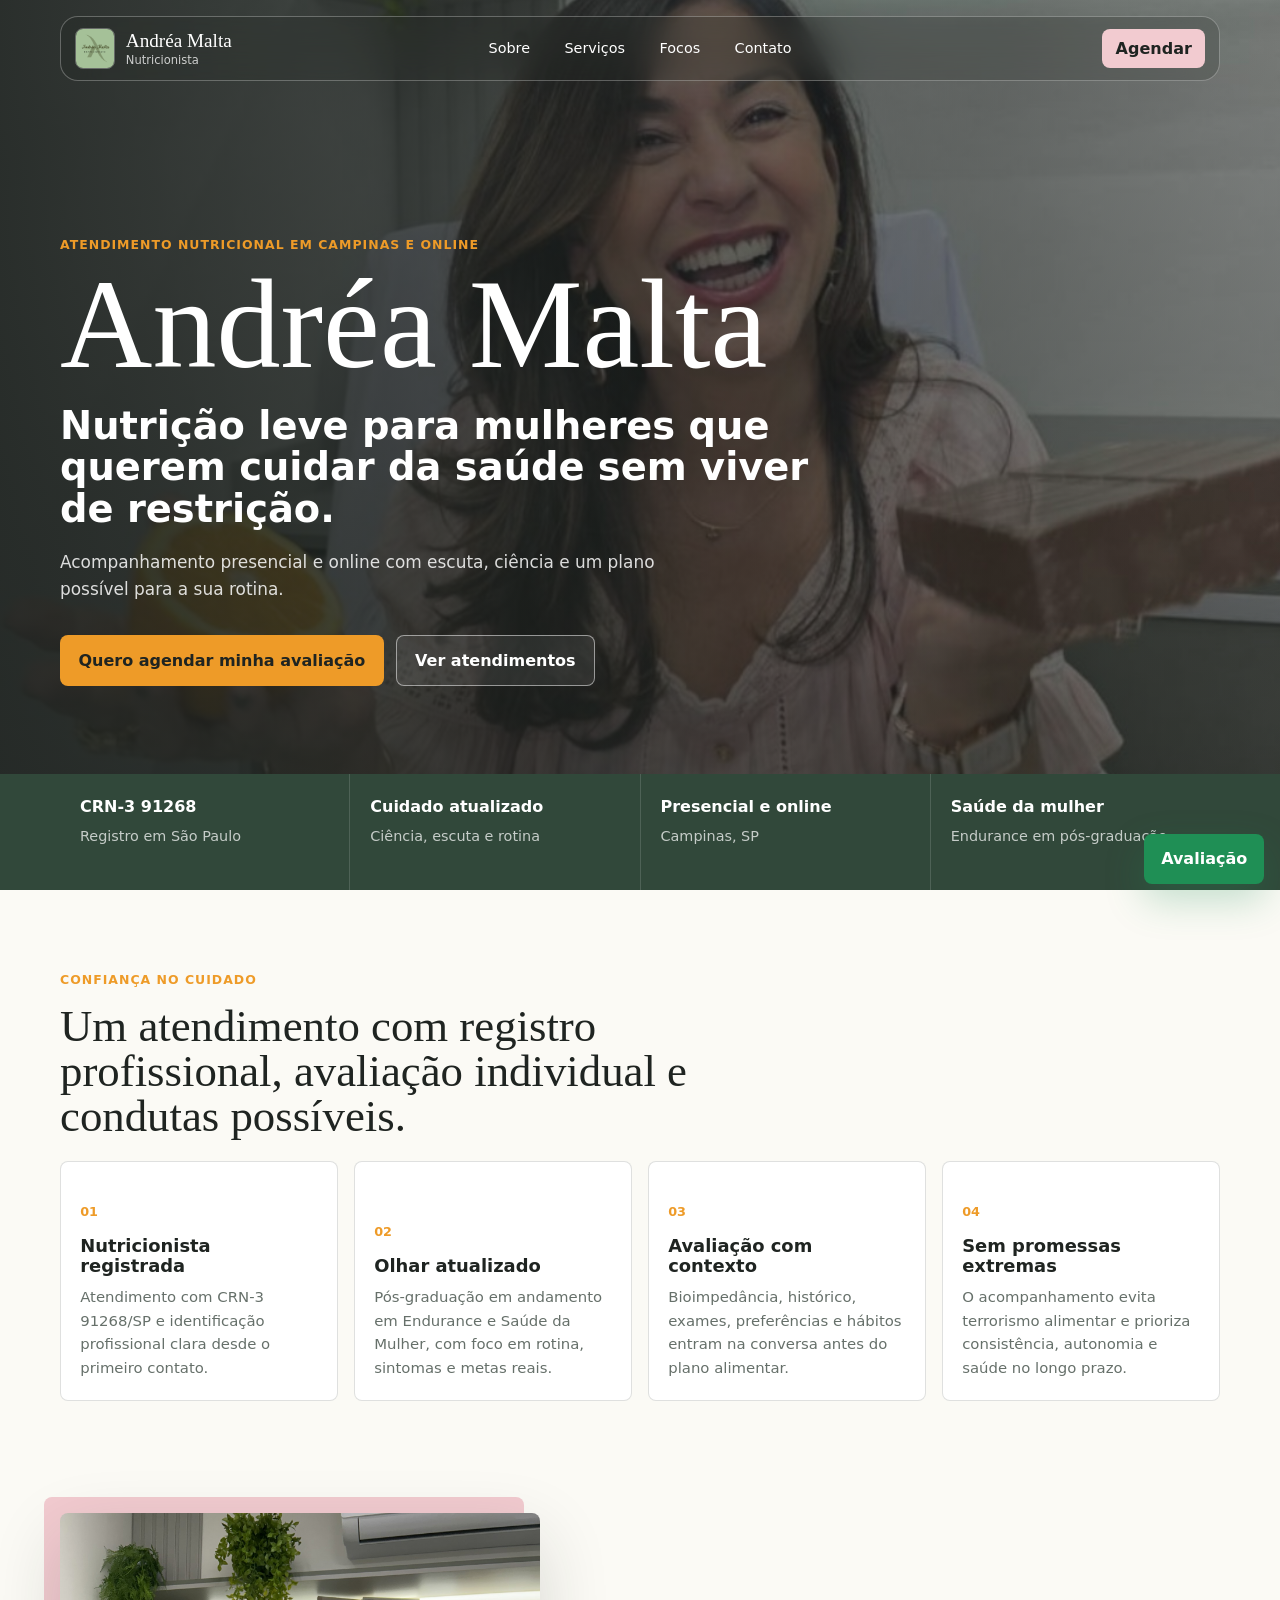
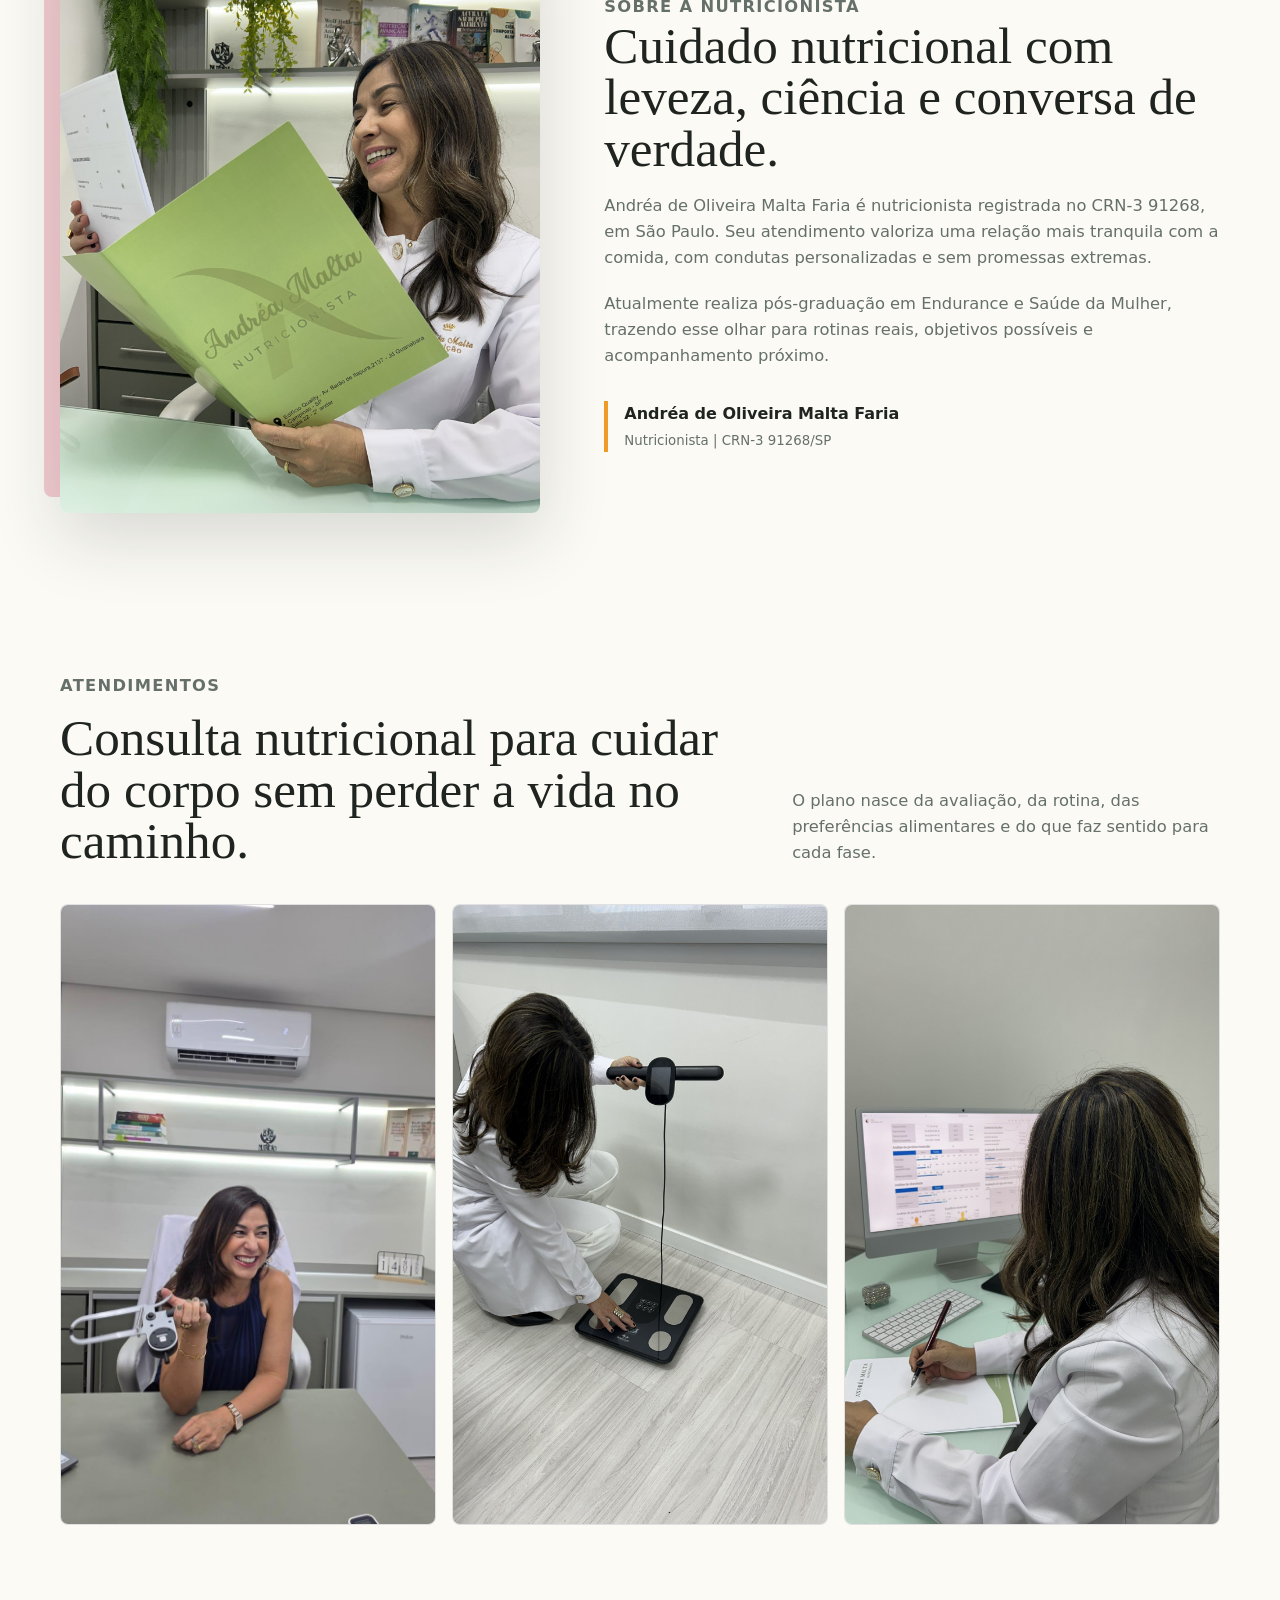
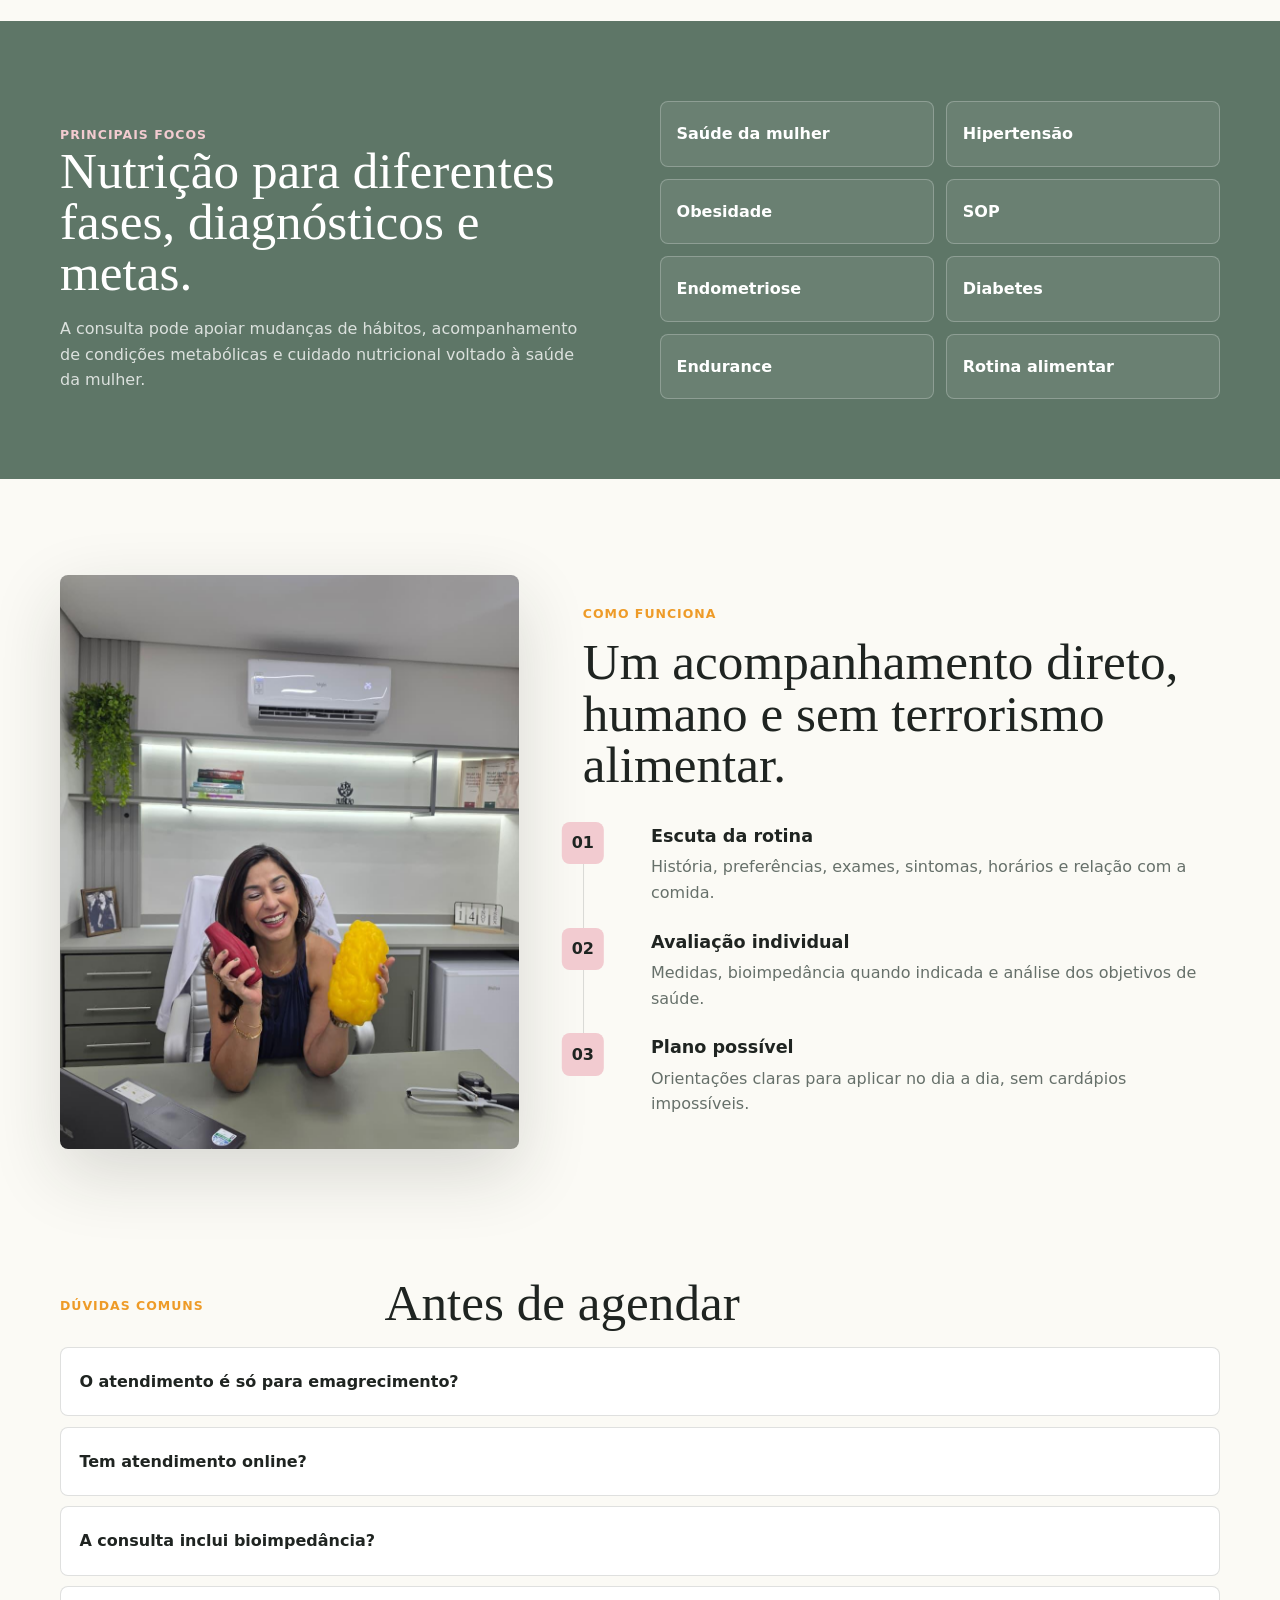
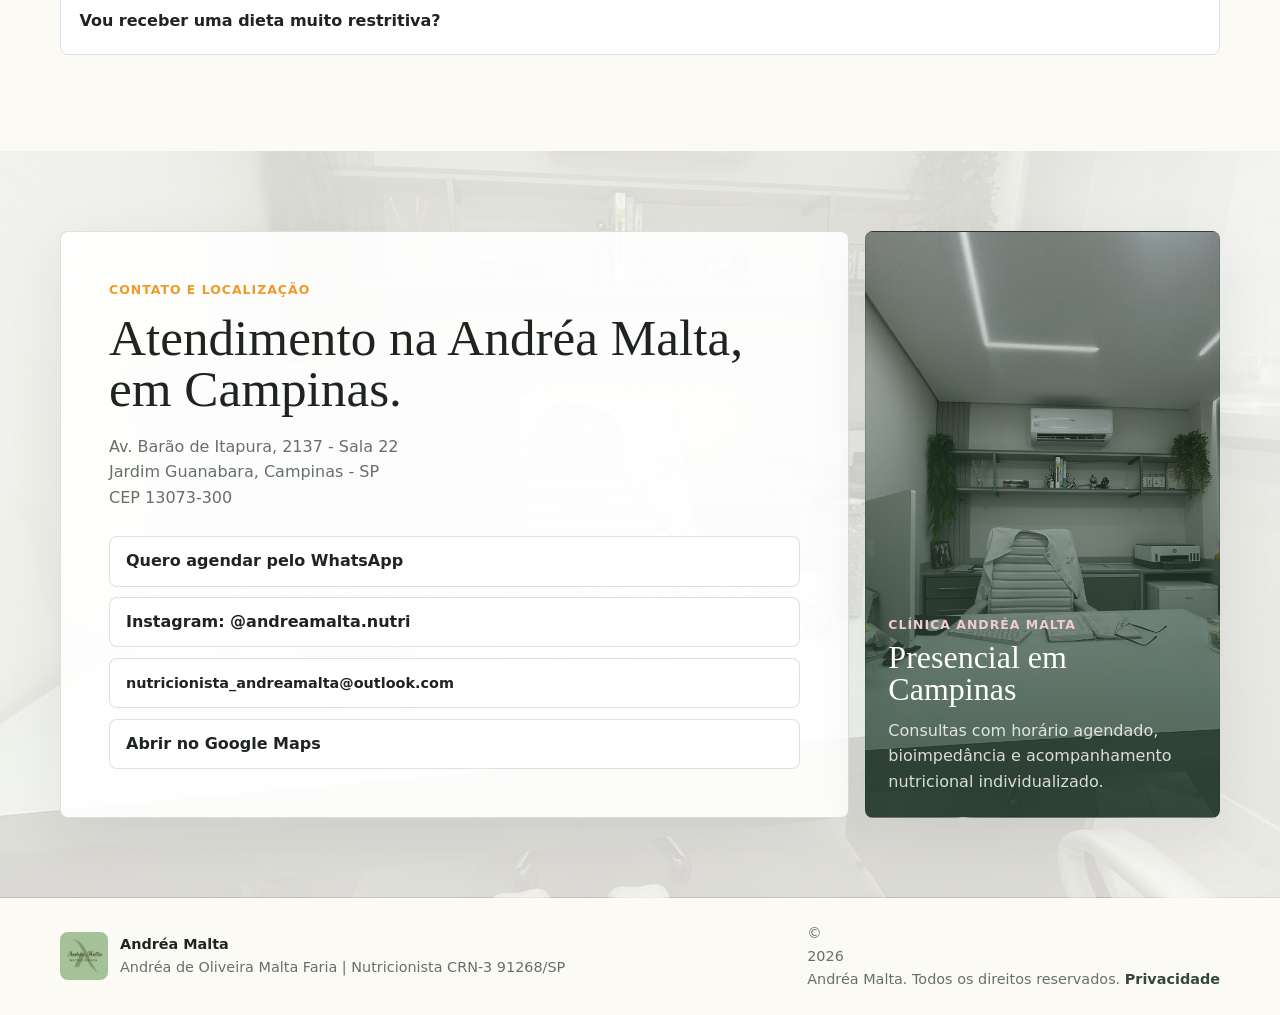
<file: index.html>
<!doctype html>
<html lang="pt-BR">
  <head>
    <meta charset="utf-8">
    <meta name="viewport" content="width=device-width, initial-scale=1">
    <title>Andréa Malta | Nutricionista em Campinas</title>
    <meta
      name="description"
      content="Nutrição leve para mulheres que querem cuidar da saúde sem viver de restrição. Atendimento presencial em Campinas e online com Andréa Malta, CRN-3 91268."
    >
    <meta name="theme-color" content="#5e7667">
    <meta property="og:title" content="Andréa Malta | Nutricionista">
    <meta property="og:description" content="Nutrição leve para cuidar da saúde sem viver de restrição. Atendimento presencial em Campinas e online.">
    <meta property="og:type" content="website">
    <meta property="og:image" content="assets/andrea-hero-desktop.png">
    <link rel="icon" href="favicon.svg" type="image/svg+xml">
    <link rel="stylesheet" href="styles.css?v=hero-combo-photos-1">
    <script type="application/ld+json">
      {
        "@context": "https://schema.org",
        "@type": "Dietitian",
        "name": "Andréa Malta",
        "legalName": "Andréa de Oliveira Malta Faria",
        "description": "Nutrição leve para mulheres que querem cuidar da saúde sem viver de restrição.",
        "telephone": "+55 19 99388-1752",
        "email": "nutricionista_andreamalta@outlook.com",
        "address": {
          "@type": "PostalAddress",
          "streetAddress": "Av. Barão de Itapura, 2137 - Sala 22",
          "addressLocality": "Campinas",
          "addressRegion": "SP",
          "postalCode": "13073-300",
          "addressCountry": "BR"
        },
        "areaServed": ["Campinas", "Atendimento online"],
        "sameAs": ["https://www.instagram.com/andreamalta.nutri/"],
        "url": ""
      }
    </script>
  </head>
  <body>
    <header class="site-header" data-header>
      <a class="brand" href="#inicio" aria-label="Andréa Malta, início">
        <img src="assets/logo-andrea-malta.png" alt="" aria-hidden="true">
        <span class="brand-copy">
          <span class="brand-name">Andréa Malta</span>
          <small>Nutricionista</small>
        </span>
      </a>

      <nav class="nav" aria-label="Navegação principal">
        <a href="#sobre">Sobre</a>
        <a href="#servicos">Serviços</a>
        <a href="#focos">Focos</a>
        <a href="#contato">Contato</a>
      </nav>

      <a class="header-cta" href="agendar.html">
        Agendar
      </a>
    </header>

    <main id="inicio">
      <section class="hero" aria-label="Apresentação">
        <div class="hero-inner">
          <p class="eyebrow">Atendimento nutricional em Campinas e online</p>
          <h1>Andréa Malta</h1>
          <p class="hero-lead">Nutrição leve para mulheres que querem cuidar da saúde sem viver de restrição.</p>
          <p class="hero-copy">
            Acompanhamento presencial e online com escuta, ciência e um plano possível para a sua rotina.
          </p>
          <div class="hero-actions">
            <a class="btn btn-primary" href="agendar.html">
              Quero agendar minha avaliação
            </a>
            <a class="btn btn-ghost" href="#servicos">Ver atendimentos</a>
          </div>
        </div>
      </section>

      <section class="quick-info" aria-label="Informações profissionais">
        <div class="quick-info-inner">
          <div>
            <strong>CRN-3 91268</strong>
            <span>Registro em São Paulo</span>
          </div>
          <div>
            <strong>Cuidado atualizado</strong>
            <span>Ciência, escuta e rotina</span>
          </div>
          <div>
            <strong>Presencial e online</strong>
            <span>Campinas, SP</span>
          </div>
          <div>
            <strong>Saúde da mulher</strong>
            <span>Endurance em pós-graduação</span>
          </div>
        </div>
      </section>

      <section class="trust-section" id="confianca">
        <div class="trust-heading">
          <p class="eyebrow">Confiança no cuidado</p>
          <h2>Um atendimento com registro profissional, avaliação individual e condutas possíveis.</h2>
        </div>

        <div class="trust-grid" aria-label="Motivos para confiar no atendimento">
          <article class="trust-card">
            <span>01</span>
            <h3>Nutricionista registrada</h3>
            <p>Atendimento com CRN-3 91268/SP e identificação profissional clara desde o primeiro contato.</p>
          </article>
          <article class="trust-card">
            <span>02</span>
            <h3>Olhar atualizado</h3>
            <p>Pós-graduação em andamento em Endurance e Saúde da Mulher, com foco em rotina, sintomas e metas reais.</p>
          </article>
          <article class="trust-card">
            <span>03</span>
            <h3>Avaliação com contexto</h3>
            <p>Bioimpedância, histórico, exames, preferências e hábitos entram na conversa antes do plano alimentar.</p>
          </article>
          <article class="trust-card">
            <span>04</span>
            <h3>Sem promessas extremas</h3>
            <p>O acompanhamento evita terrorismo alimentar e prioriza consistência, autonomia e saúde no longo prazo.</p>
          </article>
        </div>
      </section>

      <section class="section split" id="sobre">
        <div class="portrait-block">
          <img src="assets/andrea-hero-new.jpg" alt="Andréa Malta no consultório com a pasta da clínica.">
        </div>
        <div class="section-copy">
          <p class="eyebrow">Sobre a nutricionista</p>
          <h2>Cuidado nutricional com leveza, ciência e conversa de verdade.</h2>
          <p>
            Andréa de Oliveira Malta Faria é nutricionista registrada no CRN-3 91268, em São Paulo. Seu atendimento
            valoriza uma relação mais tranquila com a comida, com condutas personalizadas e sem promessas extremas.
          </p>
          <p>
            Atualmente realiza pós-graduação em Endurance e Saúde da Mulher, trazendo esse olhar para rotinas reais,
            objetivos possíveis e acompanhamento próximo.
          </p>
          <div class="signature-line">
            <span>Andréa de Oliveira Malta Faria</span>
            <small>Nutricionista | CRN-3 91268/SP</small>
          </div>
        </div>
      </section>

      <section class="section services-section" id="servicos">
        <div class="section-heading">
          <p class="eyebrow">Atendimentos</p>
          <h2>Consulta nutricional para cuidar do corpo sem perder a vida no caminho.</h2>
          <p>
            O plano nasce da avaliação, da rotina, das preferências alimentares e do que faz sentido para cada fase.
          </p>
        </div>

        <div class="services-grid">
          <article class="service-card">
            <img src="assets/consulta-atendimento.jpeg" alt="Andréa Malta durante atendimento nutricional no consultório.">
            <div>
              <h3>Atendimento nutricional</h3>
              <p>Consulta com escuta, avaliação de hábitos, definição de metas e orientação alimentar prática.</p>
            </div>
          </article>

          <article class="service-card">
            <img src="assets/bioimpedancia-new.jpg" alt="Andréa Malta realizando avaliação de bioimpedância no consultório.">
            <div>
              <h3>Bioimpedância</h3>
              <p>Exame de composição corporal para acompanhar indicadores e ajustar o plano com mais precisão.</p>
            </div>
          </article>

          <article class="service-card">
            <img src="assets/atendimento-online-new.jpg" alt="Andréa Malta analisando dados em computador durante atendimento.">
            <div>
              <h3>Presencial e online</h3>
              <p>Atendimento na clínica em Campinas ou acompanhamento remoto com a mesma organização do cuidado.</p>
            </div>
          </article>
        </div>
      </section>

      <section class="focus-band" id="focos">
        <div class="focus-copy">
          <p class="eyebrow">Principais focos</p>
          <h2>Nutrição para diferentes fases, diagnósticos e metas.</h2>
          <p>
            A consulta pode apoiar mudanças de hábitos, acompanhamento de condições metabólicas e cuidado nutricional
            voltado à saúde da mulher.
          </p>
        </div>

        <div class="focus-list" aria-label="Lista de focos de atendimento">
          <span>Saúde da mulher</span>
          <span>Hipertensão</span>
          <span>Obesidade</span>
          <span>SOP</span>
          <span>Endometriose</span>
          <span>Diabetes</span>
          <span>Endurance</span>
          <span>Rotina alimentar</span>
        </div>
      </section>

      <section class="section method" id="metodo">
        <div class="method-image">
          <img src="assets/nutricao-leve.jpeg" alt="Andréa Malta brincando com duas metades de laranja no consultório.">
        </div>
        <div class="method-steps">
          <p class="eyebrow">Como funciona</p>
          <h2>Um acompanhamento direto, humano e sem terrorismo alimentar.</h2>
          <ol>
            <li>
              <strong>Escuta da rotina</strong>
              <span>História, preferências, exames, sintomas, horários e relação com a comida.</span>
            </li>
            <li>
              <strong>Avaliação individual</strong>
              <span>Medidas, bioimpedância quando indicada e análise dos objetivos de saúde.</span>
            </li>
            <li>
              <strong>Plano possível</strong>
              <span>Orientações claras para aplicar no dia a dia, sem cardápios impossíveis.</span>
            </li>
          </ol>
        </div>
      </section>

      <section class="section faq-section" aria-label="Dúvidas comuns">
        <div class="faq-heading">
          <p class="eyebrow">Dúvidas comuns</p>
          <h2>Antes de agendar</h2>
        </div>
        <div class="faq-list">
          <details>
            <summary>O atendimento é só para emagrecimento?</summary>
            <p>Não. O acompanhamento pode envolver saúde da mulher, diabetes, hipertensão, obesidade, endometriose, SOP, rotina alimentar e outros objetivos de saúde.</p>
          </details>
          <details>
            <summary>Tem atendimento online?</summary>
            <p>Sim. A consulta pode ser presencial em Campinas ou online, com orientação organizada para a rotina da paciente.</p>
          </details>
          <details>
            <summary>A consulta inclui bioimpedância?</summary>
            <p>O exame pode ser realizado no atendimento presencial quando indicado, como apoio para avaliar composição corporal e acompanhar a evolução.</p>
          </details>
          <details>
            <summary>Vou receber uma dieta muito restritiva?</summary>
            <p>A proposta é construir um plano possível, com orientação técnica e respeito às preferências, rotina e necessidades individuais.</p>
          </details>
        </div>
      </section>

      <section class="visit-section" id="contato">
        <div class="visit-inner">
          <div class="visit-copy">
            <p class="eyebrow">Contato e localização</p>
            <h2>Atendimento na Andréa Malta, em Campinas.</h2>
            <address>
              Av. Barão de Itapura, 2137 - Sala 22<br>
              Jardim Guanabara, Campinas - SP<br>
              CEP 13073-300
            </address>
            <div class="contact-links">
              <a href="agendar.html">Quero agendar pelo WhatsApp</a>
              <a href="https://www.instagram.com/andreamalta.nutri/" target="_blank" rel="noopener">Instagram: @andreamalta.nutri</a>
              <a class="email-link" href="mailto:nutricionista_andreamalta@outlook.com">nutricionista_andreamalta@outlook.com</a>
              <a href="https://share.google/9Hvuj2cYQKJmhhP7T" target="_blank" rel="noopener">Abrir no Google Maps</a>
            </div>
          </div>

          <div class="clinic-panel" aria-label="Resumo da clínica">
            <span>Clínica Andréa Malta</span>
            <strong>Presencial em Campinas</strong>
            <p>Consultas com horário agendado, bioimpedância e acompanhamento nutricional individualizado.</p>
          </div>
        </div>
      </section>
    </main>

    <footer class="site-footer">
      <div class="footer-brand">
        <img src="assets/logo-andrea-malta.png" alt="" aria-hidden="true">
        <div>
          <strong>Andréa Malta</strong>
          <span>Andréa de Oliveira Malta Faria | Nutricionista CRN-3 91268/SP</span>
        </div>
      </div>
      <span>© <span data-year></span> Andréa Malta. Todos os direitos reservados. <a href="privacidade.html">Privacidade</a></span>
    </footer>

    <a class="floating-whatsapp" href="agendar.html" aria-label="Agendar avaliação pelo WhatsApp">
      Avaliação
    </a>

    <script src="scripts.js"></script>
  </body>
</html>
</file>
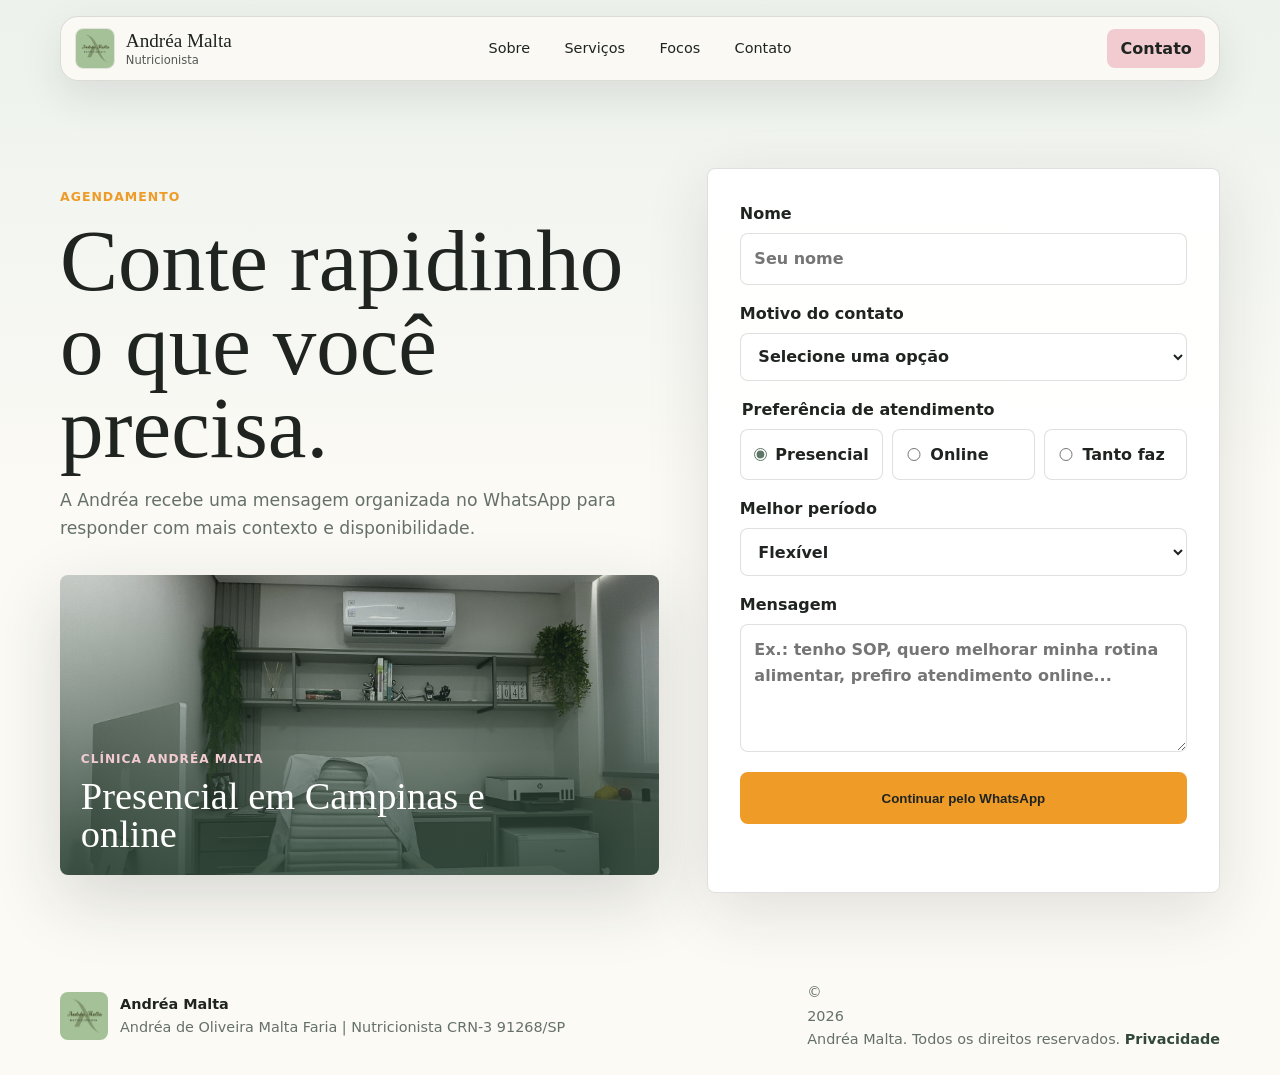
<file: agendar.html>
<!doctype html>
<html lang="pt-BR">
  <head>
    <meta charset="utf-8">
    <meta name="viewport" content="width=device-width, initial-scale=1">
    <title>Agendar avaliação | Andréa Malta</title>
    <meta
      name="description"
      content="Envie uma mensagem personalizada para agendar atendimento nutricional com Andréa Malta em Campinas ou online."
    >
    <meta name="theme-color" content="#5e7667">
    <link rel="icon" href="favicon.svg" type="image/svg+xml">
    <link rel="stylesheet" href="styles.css?v=hero-combo-photos-1">
  </head>
  <body class="schedule-page">
    <header class="site-header is-scrolled">
      <a class="brand" href="index.html#inicio" aria-label="Andréa Malta, início">
        <img src="assets/logo-andrea-malta.png" alt="" aria-hidden="true">
        <span class="brand-copy">
          <span class="brand-name">Andréa Malta</span>
          <small>Nutricionista</small>
        </span>
      </a>

      <nav class="nav" aria-label="Navegação principal">
        <a href="index.html#sobre">Sobre</a>
        <a href="index.html#servicos">Serviços</a>
        <a href="index.html#focos">Focos</a>
        <a href="index.html#contato">Contato</a>
      </nav>

      <a class="header-cta" href="index.html#contato">Contato</a>
    </header>

    <main>
      <section class="schedule-shell" aria-labelledby="schedule-title">
        <div class="schedule-intro">
          <p class="eyebrow">Agendamento</p>
          <h1 id="schedule-title">Conte rapidinho o que você precisa.</h1>
          <p>
            A Andréa recebe uma mensagem organizada no WhatsApp para responder com mais contexto e disponibilidade.
          </p>
          <div class="schedule-image" aria-label="Consultório Andréa Malta">
            <span>Clínica Andréa Malta</span>
            <strong>Presencial em Campinas e online</strong>
          </div>
        </div>

        <form class="schedule-form" data-whatsapp-form>
          <label>
            Nome
            <input name="nome" type="text" autocomplete="name" required placeholder="Seu nome">
          </label>

          <label>
            Motivo do contato
            <select name="motivo" required>
              <option value="">Selecione uma opção</option>
              <option>Quero agendar primeira consulta</option>
              <option>Quero agendar retorno</option>
              <option>Tenho interesse em saúde da mulher</option>
              <option>Tenho interesse em emagrecimento ou obesidade</option>
              <option>Tenho interesse em diabetes ou hipertensão</option>
              <option>Tenho interesse em SOP ou endometriose</option>
              <option>Quero saber sobre bioimpedância</option>
              <option>Quero tirar uma dúvida antes de agendar</option>
            </select>
          </label>

          <fieldset>
            <legend>Preferência de atendimento</legend>
            <label>
              <input type="radio" name="modalidade" value="presencial em Campinas" checked>
              Presencial
            </label>
            <label>
              <input type="radio" name="modalidade" value="online">
              Online
            </label>
            <label>
              <input type="radio" name="modalidade" value="presencial ou online">
              Tanto faz
            </label>
          </fieldset>

          <label>
            Melhor período
            <select name="periodo">
              <option>Flexível</option>
              <option>Manhã</option>
              <option>Tarde</option>
              <option>Noite</option>
            </select>
          </label>

          <label>
            Mensagem
            <textarea name="mensagem" rows="4" placeholder="Ex.: tenho SOP, quero melhorar minha rotina alimentar, prefiro atendimento online..."></textarea>
          </label>

          <button class="btn btn-primary" type="submit">Continuar pelo WhatsApp</button>
          <p class="schedule-feedback" data-schedule-feedback aria-live="polite"></p>
        </form>
      </section>
    </main>

    <footer class="site-footer">
      <div class="footer-brand">
        <img src="assets/logo-andrea-malta.png" alt="" aria-hidden="true">
        <div>
          <strong>Andréa Malta</strong>
          <span>Andréa de Oliveira Malta Faria | Nutricionista CRN-3 91268/SP</span>
        </div>
      </div>
      <span>© <span data-year></span> Andréa Malta. Todos os direitos reservados. <a href="privacidade.html">Privacidade</a></span>
    </footer>

    <script src="scripts.js"></script>
  </body>
</html>
</file>
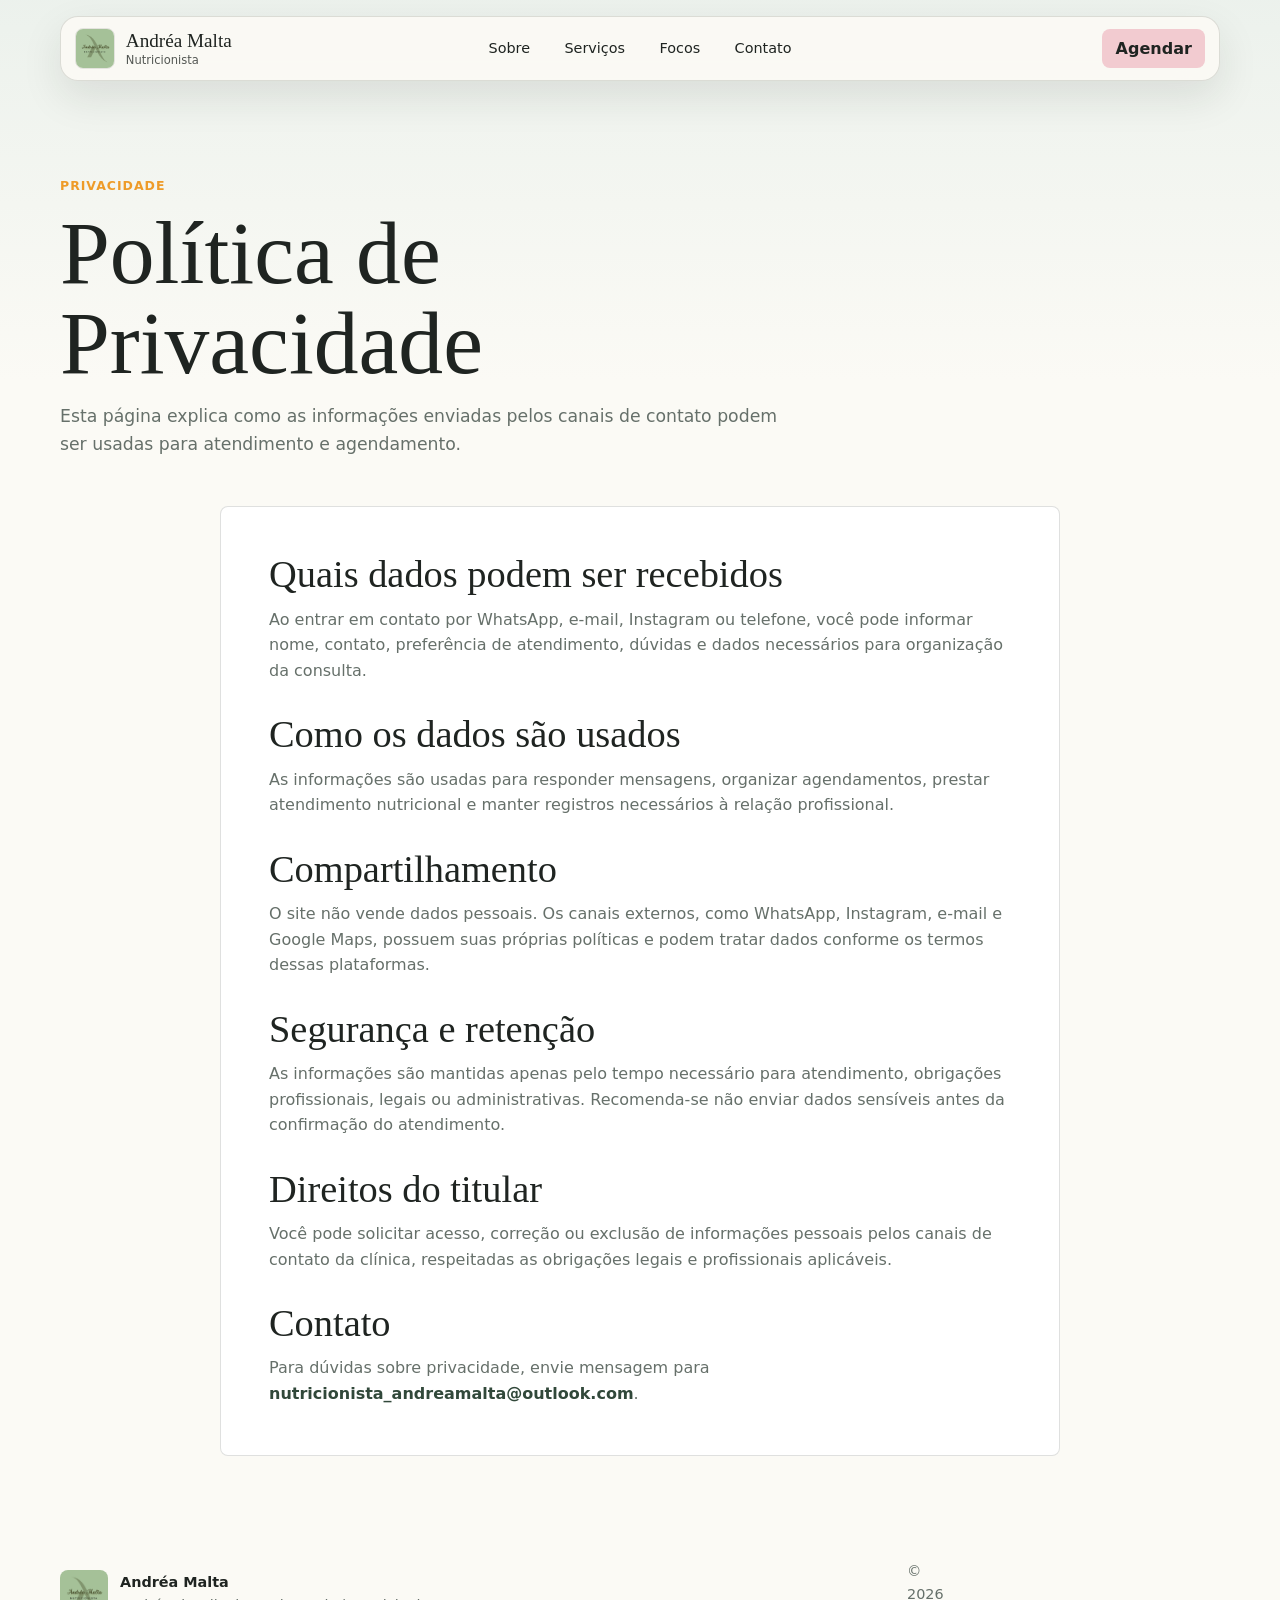
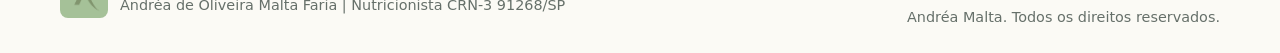
<file: privacidade.html>
<!doctype html>
<html lang="pt-BR">
  <head>
    <meta charset="utf-8">
    <meta name="viewport" content="width=device-width, initial-scale=1">
    <title>Política de Privacidade | Andréa Malta</title>
    <meta
      name="description"
      content="Política de privacidade do site Andréa Malta Nutricionista."
    >
    <meta name="theme-color" content="#5e7667">
    <link rel="icon" href="favicon.svg" type="image/svg+xml">
    <link rel="stylesheet" href="styles.css?v=hero-combo-photos-1">
  </head>
  <body class="privacy-page">
    <header class="site-header is-scrolled">
      <a class="brand" href="index.html#inicio" aria-label="Andréa Malta, início">
        <img src="assets/logo-andrea-malta.png" alt="" aria-hidden="true">
        <span class="brand-copy">
          <span class="brand-name">Andréa Malta</span>
          <small>Nutricionista</small>
        </span>
      </a>

      <nav class="nav" aria-label="Navegação principal">
        <a href="index.html#sobre">Sobre</a>
        <a href="index.html#servicos">Serviços</a>
        <a href="index.html#focos">Focos</a>
        <a href="index.html#contato">Contato</a>
      </nav>

      <a class="header-cta" href="agendar.html">
        Agendar
      </a>
    </header>

    <main>
      <section class="privacy-hero">
        <p class="eyebrow">Privacidade</p>
        <h1>Política de Privacidade</h1>
        <p>Esta página explica como as informações enviadas pelos canais de contato podem ser usadas para atendimento e agendamento.</p>
      </section>

      <section class="privacy-content">
        <h2>Quais dados podem ser recebidos</h2>
        <p>
          Ao entrar em contato por WhatsApp, e-mail, Instagram ou telefone, você pode informar nome, contato,
          preferência de atendimento, dúvidas e dados necessários para organização da consulta.
        </p>

        <h2>Como os dados são usados</h2>
        <p>
          As informações são usadas para responder mensagens, organizar agendamentos, prestar atendimento nutricional
          e manter registros necessários à relação profissional.
        </p>

        <h2>Compartilhamento</h2>
        <p>
          O site não vende dados pessoais. Os canais externos, como WhatsApp, Instagram, e-mail e Google Maps,
          possuem suas próprias políticas e podem tratar dados conforme os termos dessas plataformas.
        </p>

        <h2>Segurança e retenção</h2>
        <p>
          As informações são mantidas apenas pelo tempo necessário para atendimento, obrigações profissionais,
          legais ou administrativas. Recomenda-se não enviar dados sensíveis antes da confirmação do atendimento.
        </p>

        <h2>Direitos do titular</h2>
        <p>
          Você pode solicitar acesso, correção ou exclusão de informações pessoais pelos canais de contato da clínica,
          respeitadas as obrigações legais e profissionais aplicáveis.
        </p>

        <h2>Contato</h2>
        <p>
          Para dúvidas sobre privacidade, envie mensagem para
          <a href="mailto:nutricionista_andreamalta@outlook.com">nutricionista_andreamalta@outlook.com</a>.
        </p>
      </section>
    </main>

    <footer class="site-footer">
      <div class="footer-brand">
        <img src="assets/logo-andrea-malta.png" alt="" aria-hidden="true">
        <div>
          <strong>Andréa Malta</strong>
          <span>Andréa de Oliveira Malta Faria | Nutricionista CRN-3 91268/SP</span>
        </div>
      </div>
      <span>© <span data-year></span> Andréa Malta. Todos os direitos reservados.</span>
    </footer>

    <script src="scripts.js"></script>
  </body>
</html>
</file>
<file: styles.css>
:root {
  --ink: #1f2421;
  --muted: #66706a;
  --paper: #fbfaf5;
  --white: #ffffff;
  --sage: #5e7667;
  --sage-dark: #31483a;
  --mist: #e6eee9;
  --blush: #f2cbd0;
  --citrus: #ee9b28;
  --rosewood: #8a4f4f;
  --line: rgba(31, 36, 33, 0.14);
  --shadow: 0 24px 70px rgba(31, 36, 33, 0.16);
  --max: 1160px;
}

* {
  box-sizing: border-box;
}

html {
  scroll-behavior: smooth;
}

body {
  margin: 0;
  color: var(--ink);
  background: var(--paper);
  font-family: Inter, ui-sans-serif, system-ui, -apple-system, BlinkMacSystemFont, "Segoe UI", sans-serif;
  line-height: 1.6;
}

body::selection {
  background: var(--blush);
  color: var(--ink);
}

a {
  color: inherit;
  text-decoration: none;
}

img {
  display: block;
  max-width: 100%;
}

[id] {
  scroll-margin-top: 2rem;
}

.site-header {
  position: absolute;
  z-index: 20;
  top: 0;
  left: 0;
  right: 0;
  display: grid;
  grid-template-columns: minmax(190px, 1fr) auto minmax(92px, 1fr);
  align-items: center;
  gap: 1rem;
  width: min(calc(100% - 2rem), var(--max));
  margin: 1rem auto 0;
  padding: 0.7rem 0.85rem;
  color: var(--white);
  border: 1px solid rgba(255, 255, 255, 0.28);
  border-radius: 18px;
  background: rgba(31, 36, 33, 0.2);
  backdrop-filter: blur(18px);
  transition: background 180ms ease, color 180ms ease, border-color 180ms ease, box-shadow 180ms ease;
}

.site-header.is-scrolled {
  color: var(--ink);
  border-color: var(--line);
  background: rgba(251, 250, 245, 0.92);
  box-shadow: 0 16px 40px rgba(31, 36, 33, 0.1);
}

.brand {
  display: flex;
  align-items: center;
  gap: 0.65rem;
  min-width: 0;
  line-height: 1;
}

.brand img {
  flex: 0 0 auto;
  width: 2.55rem;
  height: 2.55rem;
  border: 1px solid rgba(255, 255, 255, 0.28);
  border-radius: 8px;
  object-fit: cover;
}

.site-header.is-scrolled .brand img {
  border-color: rgba(31, 36, 33, 0.1);
}

.brand-copy {
  display: flex;
  min-width: 0;
  flex-direction: column;
}

.brand-name {
  font-family: Georgia, "Times New Roman", serif;
  font-size: 1.2rem;
  white-space: nowrap;
}

.brand small {
  margin-top: 0.3rem;
  color: currentColor;
  font-size: 0.72rem;
  letter-spacing: 0;
  opacity: 0.76;
}

.nav {
  display: flex;
  justify-content: center;
  gap: 0.45rem;
  font-size: 0.9rem;
}

.nav a,
.header-cta {
  display: inline-flex;
  align-items: center;
  min-height: 2.45rem;
  padding: 0 0.85rem;
  border-radius: 8px;
}

.nav a:hover,
.nav a:focus-visible {
  background: rgba(255, 255, 255, 0.16);
}

.site-header.is-scrolled .nav a:hover,
.site-header.is-scrolled .nav a:focus-visible {
  background: var(--mist);
}

.header-cta {
  justify-self: end;
  color: var(--ink);
  background: var(--blush);
  font-weight: 750;
}

.hero {
  position: relative;
  overflow: hidden;
  min-height: min(820px, 86svh);
  display: flex;
  align-items: flex-end;
  padding: 9rem 1rem 5.5rem;
  color: var(--white);
  background:
    linear-gradient(95deg, rgba(31, 36, 33, 0.92) 0%, rgba(31, 36, 33, 0.68) 44%, rgba(31, 36, 33, 0.26) 100%),
    linear-gradient(180deg, rgba(31, 36, 33, 0.08) 0%, rgba(31, 36, 33, 0.48) 100%),
    url("assets/andrea-hero-desktop.png");
  background-size: cover, cover, 115% auto;
  background-position: center, center, 0% 48%;
  background-repeat: no-repeat;
}

.hero-inner {
  position: relative;
  z-index: 1;
  width: min(100%, var(--max));
  margin: 0 auto;
}

.eyebrow {
  margin: 0 0 0.75rem;
  color: var(--citrus);
  font-size: 0.78rem;
  font-weight: 850;
  letter-spacing: 0.08em;
  text-transform: uppercase;
}

.hero h1 {
  max-width: 760px;
  margin: 0;
  font-family: Georgia, "Times New Roman", serif;
  font-size: clamp(4rem, 10vw, 8.6rem);
  font-weight: 500;
  line-height: 0.9;
}

.hero-lead {
  max-width: 760px;
  margin: 1.4rem 0 0;
  font-size: clamp(1.45rem, 3vw, 2.8rem);
  font-weight: 720;
  line-height: 1.08;
}

.hero-copy {
  max-width: 620px;
  margin: 1.2rem 0 0;
  color: rgba(255, 255, 255, 0.84);
  font-size: 1.06rem;
}

.hero-actions {
  display: flex;
  flex-wrap: wrap;
  gap: 0.75rem;
  margin-top: 2rem;
}

.btn {
  display: inline-flex;
  align-items: center;
  justify-content: center;
  min-height: 3.2rem;
  padding: 0 1.15rem;
  border-radius: 8px;
  font-weight: 780;
}

.btn-primary {
  color: var(--ink);
  background: var(--citrus);
}

.btn-ghost {
  color: var(--white);
  border: 1px solid rgba(255, 255, 255, 0.5);
  background: rgba(255, 255, 255, 0.08);
}

.quick-info {
  background: var(--sage-dark);
  color: var(--white);
}

.quick-info-inner {
  width: min(calc(100% - 2rem), var(--max));
  margin: 0 auto;
  display: grid;
  grid-template-columns: repeat(4, 1fr);
  gap: 1px;
  background: rgba(255, 255, 255, 0.14);
}

.quick-info-inner div {
  min-height: 116px;
  padding: 1.25rem;
  background: var(--sage-dark);
}

.quick-info strong,
.quick-info span {
  display: block;
}

.quick-info strong {
  font-size: 1rem;
}

.quick-info span {
  margin-top: 0.35rem;
  color: rgba(255, 255, 255, 0.72);
  font-size: 0.9rem;
}

.section {
  width: min(calc(100% - 2rem), var(--max));
  margin: 0 auto;
  padding: 6rem 0;
}

.trust-section {
  width: min(calc(100% - 2rem), var(--max));
  margin: 0 auto;
  padding: 5rem 0 1rem;
}

.trust-heading {
  display: grid;
  grid-template-columns: minmax(0, 0.95fr) minmax(260px, 0.5fr);
  gap: 2rem;
  align-items: end;
  margin-bottom: 1.4rem;
}

.trust-heading .eyebrow {
  grid-column: 1 / -1;
  margin-bottom: -1.1rem;
}

.trust-heading h2,
.faq-heading h2,
.privacy-hero h1,
.privacy-content h2 {
  margin: 0;
  font-family: Georgia, "Times New Roman", serif;
  font-weight: 520;
  line-height: 1;
}

.trust-heading h2 {
  max-width: 760px;
  font-size: clamp(2rem, 3.5vw, 3.8rem);
}

.trust-grid {
  display: grid;
  grid-template-columns: repeat(4, 1fr);
  gap: 1rem;
}

.trust-card {
  min-height: 240px;
  display: flex;
  flex-direction: column;
  justify-content: flex-end;
  padding: 1.2rem;
  border: 1px solid var(--line);
  border-radius: 8px;
  background: var(--white);
}

.trust-card span {
  color: var(--citrus);
  font-size: 0.8rem;
  font-weight: 850;
}

.trust-card h3 {
  margin: 0.85rem 0 0;
  font-size: 1.12rem;
  line-height: 1.1;
}

.trust-card p {
  margin: 0.65rem 0 0;
  color: var(--muted);
  font-size: 0.93rem;
}

.split {
  display: grid;
  grid-template-columns: minmax(280px, 0.78fr) minmax(0, 1fr);
  align-items: center;
  gap: clamp(2rem, 5vw, 5rem);
}

.portrait-block {
  position: relative;
}

.portrait-block::before {
  content: "";
  position: absolute;
  inset: -1rem 1rem 1rem -1rem;
  z-index: -1;
  background: var(--blush);
  border-radius: 8px;
}

.portrait-block img,
.method-image img,
.service-card img {
  width: 100%;
  height: 100%;
  object-fit: cover;
  border-radius: 8px;
}

.portrait-block img {
  aspect-ratio: 4 / 5;
  box-shadow: var(--shadow);
  object-position: 58% 50%;
}

.section-copy h2,
.section-heading h2,
.focus-copy h2,
.method-steps h2,
.visit-copy h2 {
  margin: 0;
  font-family: Georgia, "Times New Roman", serif;
  font-size: clamp(2.2rem, 4vw, 4.4rem);
  font-weight: 520;
  line-height: 1;
}

.section-copy p,
.section-heading p,
.focus-copy p,
.method-steps span,
.visit-copy address,
.clinic-panel p {
  color: var(--muted);
}

.section-copy p {
  max-width: 640px;
  margin: 1.2rem 0 0;
  font-size: 1.02rem;
}

.signature-line {
  margin-top: 2rem;
  padding-left: 1rem;
  border-left: 4px solid var(--citrus);
}

.signature-line span,
.signature-line small {
  display: block;
}

.signature-line span {
  font-weight: 820;
}

.signature-line small {
  margin-top: 0.25rem;
  color: var(--muted);
}

.services-section {
  padding-top: 4rem;
}

.section-heading {
  display: grid;
  grid-template-columns: minmax(0, 0.9fr) minmax(280px, 0.55fr);
  gap: 2rem;
  align-items: end;
  margin-bottom: 2.4rem;
}

.section-heading .eyebrow {
  grid-column: 1 / -1;
  margin-bottom: -1.2rem;
}

.section-heading p {
  margin: 0;
  font-size: 1.02rem;
}

.services-grid {
  display: grid;
  grid-template-columns: repeat(3, 1fr);
  gap: 1rem;
}

.service-card {
  overflow: hidden;
  background: var(--white);
  border: 1px solid var(--line);
  border-radius: 8px;
}

.service-card img {
  aspect-ratio: 4 / 5;
  border-radius: 0;
}

.service-card:first-child img {
  object-position: center 68%;
}

.service-card:nth-child(2) img {
  object-position: center 58%;
}

.service-card:nth-child(3) img {
  object-position: center 52%;
}

.service-card div {
  padding: 1.25rem;
}

.service-card h3 {
  margin: 0;
  font-size: 1.15rem;
}

.service-card p {
  margin: 0.55rem 0 0;
  color: var(--muted);
  font-size: 0.95rem;
}

.focus-band {
  display: grid;
  grid-template-columns: minmax(0, 0.86fr) minmax(320px, 0.9fr);
  gap: clamp(2rem, 5vw, 4rem);
  align-items: center;
  padding: 5rem max(1rem, calc((100vw - var(--max)) / 2));
  color: var(--white);
  background: var(--sage);
}

.focus-copy p {
  max-width: 620px;
  margin: 1.1rem 0 0;
  color: rgba(255, 255, 255, 0.78);
}

.focus-band .eyebrow {
  color: var(--blush);
}

.focus-list {
  display: grid;
  grid-template-columns: repeat(2, minmax(0, 1fr));
  gap: 0.75rem;
}

.focus-list span {
  min-height: 4.1rem;
  display: flex;
  align-items: center;
  padding: 0.85rem 1rem;
  border: 1px solid rgba(255, 255, 255, 0.24);
  border-radius: 8px;
  background: rgba(255, 255, 255, 0.08);
  font-weight: 750;
}

.method {
  display: grid;
  grid-template-columns: minmax(280px, 0.72fr) minmax(0, 1fr);
  gap: clamp(2rem, 5vw, 5rem);
  align-items: center;
}

.method-image img {
  aspect-ratio: 4 / 5;
  box-shadow: var(--shadow);
}

.method-steps ol {
  list-style: none;
  padding: 0;
  margin: 2rem 0 0;
  counter-reset: steps;
}

.method-steps li {
  position: relative;
  min-height: 5.4rem;
  padding: 0 0 1.4rem 4.2rem;
  border-left: 1px solid var(--line);
  counter-increment: steps;
}

.method-steps li:last-child {
  padding-bottom: 0;
  border-left-color: transparent;
}

.method-steps li::before {
  content: counter(steps, decimal-leading-zero);
  position: absolute;
  left: -1px;
  top: 0;
  width: 2.65rem;
  height: 2.65rem;
  display: grid;
  place-items: center;
  color: var(--ink);
  background: var(--blush);
  border-radius: 8px;
  transform: translateX(-50%);
  font-weight: 850;
}

.method-steps strong,
.method-steps span {
  display: block;
}

.method-steps strong {
  font-size: 1.1rem;
}

.method-steps span {
  margin-top: 0.25rem;
}

.faq-section {
  padding-top: 2rem;
}

.faq-heading {
  display: grid;
  grid-template-columns: minmax(0, 0.35fr) minmax(0, 1fr);
  gap: 2rem;
  align-items: end;
  margin-bottom: 1.2rem;
}

.faq-heading h2 {
  font-size: clamp(2.2rem, 4vw, 4rem);
}

.faq-list {
  display: grid;
  gap: 0.65rem;
}

.faq-list details {
  border: 1px solid var(--line);
  border-radius: 8px;
  background: var(--white);
}

.faq-list summary {
  min-height: 4.2rem;
  display: flex;
  align-items: center;
  padding: 1rem 1.15rem;
  cursor: pointer;
  font-weight: 820;
}

.faq-list p {
  margin: 0;
  padding: 0 1.15rem 1.15rem;
  color: var(--muted);
}

.visit-section {
  padding: 5rem 1rem;
  background:
    linear-gradient(rgba(251, 250, 245, 0.86), rgba(251, 250, 245, 0.86)),
    url("assets/consultorio-andrea-side.jpg");
  background-size: cover;
  background-position: center 46%;
}

.visit-inner {
  width: min(100%, var(--max));
  margin: 0 auto;
  display: grid;
  grid-template-columns: minmax(0, 1fr) minmax(280px, 0.45fr);
  gap: 1rem;
  align-items: stretch;
}

.visit-copy,
.clinic-panel {
  border: 1px solid var(--line);
  border-radius: 8px;
  background: rgba(255, 255, 255, 0.9);
  box-shadow: 0 16px 60px rgba(31, 36, 33, 0.08);
}

.visit-copy {
  padding: clamp(1.4rem, 4vw, 3rem);
}

.visit-copy address {
  margin: 1.2rem 0 0;
  font-style: normal;
}

.contact-links {
  display: grid;
  gap: 0.65rem;
  margin-top: 1.6rem;
}

.contact-links a {
  display: flex;
  align-items: center;
  min-width: 0;
  min-height: 3.15rem;
  padding: 0.75rem 1rem;
  border: 1px solid var(--line);
  border-radius: 8px;
  background: var(--white);
  font-weight: 760;
  line-height: 1.25;
  overflow-wrap: anywhere;
}

.contact-links a:hover,
.contact-links a:focus-visible {
  border-color: rgba(94, 118, 103, 0.55);
  background: var(--mist);
}

.contact-links .email-link {
  font-size: 0.9rem;
}

.clinic-panel {
  display: flex;
  flex-direction: column;
  justify-content: flex-end;
  padding: 1.4rem;
  color: var(--white);
  background:
    linear-gradient(180deg, rgba(49, 72, 58, 0.2), rgba(49, 72, 58, 0.88)),
    url("assets/consultorio-andrea-wide.jpg");
  background-size: cover;
  background-position: center 48%;
  min-height: 420px;
}

.clinic-panel span {
  color: var(--blush);
  font-size: 0.78rem;
  font-weight: 850;
  letter-spacing: 0.08em;
  text-transform: uppercase;
}

.clinic-panel strong {
  margin-top: 0.4rem;
  font-family: Georgia, "Times New Roman", serif;
  font-size: 2rem;
  font-weight: 520;
  line-height: 1;
}

.clinic-panel p {
  margin: 0.8rem 0 0;
  color: rgba(255, 255, 255, 0.82);
}

.site-footer {
  width: min(calc(100% - 2rem), var(--max));
  margin: 0 auto;
  display: flex;
  align-items: center;
  justify-content: space-between;
  gap: 1rem;
  padding: 1.5rem 0;
  color: var(--muted);
  font-size: 0.9rem;
}

.site-footer .footer-brand {
  display: flex;
  align-items: center;
  gap: 0.75rem;
}

.footer-brand img {
  flex: 0 0 auto;
  width: 3rem;
  height: 3rem;
  border-radius: 8px;
  object-fit: cover;
}

.site-footer .footer-brand div,
.site-footer strong,
.site-footer span {
  display: block;
}

.site-footer strong {
  color: var(--ink);
}

.site-footer a {
  color: var(--sage-dark);
  font-weight: 760;
}

.floating-whatsapp {
  position: fixed;
  z-index: 30;
  right: 1rem;
  bottom: 1rem;
  display: inline-flex;
  align-items: center;
  justify-content: center;
  min-height: 3.15rem;
  padding: 0 1.05rem;
  color: var(--white);
  background: #1f8f55;
  border-radius: 8px;
  box-shadow: 0 16px 38px rgba(31, 143, 85, 0.26);
  font-weight: 850;
}

.privacy-page {
  background:
    linear-gradient(180deg, rgba(230, 238, 233, 0.72), rgba(251, 250, 245, 1) 380px),
    var(--paper);
}

.privacy-hero {
  width: min(calc(100% - 2rem), var(--max));
  margin: 0 auto;
  padding: 11rem 0 3rem;
}

.privacy-hero h1 {
  max-width: 780px;
  font-size: clamp(3rem, 7vw, 6.4rem);
}

.privacy-hero p:not(.eyebrow) {
  max-width: 720px;
  margin: 1rem 0 0;
  color: var(--muted);
  font-size: 1.08rem;
}

.privacy-content {
  width: min(calc(100% - 2rem), 840px);
  margin: 0 auto 5rem;
  padding: clamp(1.4rem, 4vw, 3rem);
  border: 1px solid var(--line);
  border-radius: 8px;
  background: var(--white);
}

.privacy-content h2 {
  margin-top: 2rem;
  font-size: clamp(1.6rem, 3vw, 2.4rem);
}

.privacy-content h2:first-child {
  margin-top: 0;
}

.privacy-content p {
  margin: 0.8rem 0 0;
  color: var(--muted);
}

.privacy-content a {
  color: var(--sage-dark);
  font-weight: 780;
  overflow-wrap: anywhere;
}

.schedule-page {
  background:
    linear-gradient(180deg, rgba(230, 238, 233, 0.7), rgba(251, 250, 245, 1) 480px),
    var(--paper);
}

.schedule-shell {
  width: min(calc(100% - 2rem), var(--max));
  margin: 0 auto;
  min-height: calc(100svh - 7rem);
  display: grid;
  grid-template-columns: minmax(0, 0.84fr) minmax(360px, 0.72fr);
  gap: clamp(1.4rem, 4vw, 3rem);
  align-items: center;
  padding: 10.5rem 0 4rem;
}

.schedule-intro h1 {
  max-width: 720px;
  margin: 0;
  font-family: Georgia, "Times New Roman", serif;
  font-size: clamp(3rem, 6.8vw, 6.4rem);
  font-weight: 520;
  line-height: 0.96;
}

.schedule-intro p:not(.eyebrow) {
  max-width: 620px;
  margin: 1.1rem 0 0;
  color: var(--muted);
  font-size: 1.08rem;
}

.schedule-image {
  min-height: 300px;
  display: flex;
  flex-direction: column;
  justify-content: flex-end;
  margin-top: 2rem;
  padding: 1.3rem;
  color: var(--white);
  border-radius: 8px;
  background:
    linear-gradient(180deg, rgba(49, 72, 58, 0.12), rgba(49, 72, 58, 0.88)),
    url("assets/consultorio-andrea-wide.jpg");
  background-size: cover;
  background-position: center 45%;
  box-shadow: var(--shadow);
}

.schedule-image span {
  color: var(--blush);
  font-size: 0.76rem;
  font-weight: 850;
  letter-spacing: 0.08em;
  text-transform: uppercase;
}

.schedule-image strong {
  max-width: 440px;
  margin-top: 0.45rem;
  font-family: Georgia, "Times New Roman", serif;
  font-size: clamp(1.7rem, 3vw, 2.4rem);
  font-weight: 520;
  line-height: 1;
}

.schedule-form {
  display: grid;
  gap: 1rem;
  padding: clamp(1.25rem, 3vw, 2rem);
  border: 1px solid var(--line);
  border-radius: 8px;
  background: rgba(255, 255, 255, 0.92);
  box-shadow: 0 18px 64px rgba(31, 36, 33, 0.12);
}

.schedule-form label,
.schedule-form fieldset {
  min-width: 0;
}

.schedule-form > label {
  display: grid;
  gap: 0.4rem;
  font-weight: 790;
}

.schedule-form input,
.schedule-form select,
.schedule-form textarea {
  width: 100%;
  min-height: 3rem;
  padding: 0.75rem 0.85rem;
  color: var(--ink);
  border: 1px solid var(--line);
  border-radius: 8px;
  background: var(--white);
  font: inherit;
}

.schedule-form textarea {
  min-height: 7.4rem;
  resize: vertical;
}

.schedule-form input:focus,
.schedule-form select:focus,
.schedule-form textarea:focus {
  outline: 2px solid rgba(238, 155, 40, 0.34);
  border-color: rgba(238, 155, 40, 0.72);
}

.schedule-form fieldset {
  display: grid;
  grid-template-columns: repeat(3, 1fr);
  gap: 0.55rem;
  margin: 0;
  padding: 0;
  border: 0;
}

.schedule-form legend {
  grid-column: 1 / -1;
  margin-bottom: 0.4rem;
  font-weight: 790;
}

.schedule-form fieldset label {
  display: flex;
  align-items: center;
  gap: 0.5rem;
  min-height: 3rem;
  padding: 0.75rem 0.85rem;
  border: 1px solid var(--line);
  border-radius: 8px;
  background: var(--white);
  font-weight: 760;
}

.schedule-form input[type="radio"] {
  width: 1rem;
  min-height: auto;
  margin: 0;
  accent-color: var(--sage);
}

.schedule-form .btn {
  margin-top: 0.25rem;
  border: 0;
  cursor: pointer;
}

.schedule-feedback {
  min-height: 1.3rem;
  margin: 0;
  color: var(--muted);
  font-size: 0.92rem;
}

@media (max-width: 880px) {
  .site-header {
    grid-template-columns: 1fr auto;
  }

  .nav {
    order: 3;
    grid-column: 1 / -1;
    justify-content: flex-start;
    overflow-x: auto;
  }

  .header-cta {
    grid-column: 2;
    grid-row: 1;
  }

  .quick-info-inner,
  .services-grid,
  .section-heading,
  .trust-heading,
  .trust-grid,
  .faq-heading,
  .focus-band,
  .method,
  .visit-inner,
  .schedule-shell,
  .split {
    grid-template-columns: 1fr;
  }

  .quick-info-inner {
    grid-template-columns: repeat(2, 1fr);
  }

  .trust-grid {
    grid-template-columns: repeat(2, 1fr);
  }

  .section {
    padding: 4.5rem 0;
  }

  .section-heading .eyebrow {
    margin-bottom: 0;
  }

  .service-card {
    display: grid;
    grid-template-columns: minmax(120px, 0.42fr) minmax(0, 1fr);
  }

  .service-card img {
    min-height: 100%;
    aspect-ratio: auto;
  }

  .method-image {
    order: 2;
  }

  .clinic-panel {
    min-height: 340px;
  }

  .site-footer {
    flex-direction: column;
  }

  .schedule-shell {
    padding-top: 11.5rem;
  }
}

@media (max-width: 620px) {
  .site-header {
    width: calc(100% - 1rem);
    margin-top: 0.5rem;
    padding: 0.6rem;
  }

  .brand img {
    width: 2.25rem;
    height: 2.25rem;
  }

  .brand-name {
    font-size: 1.02rem;
  }

  .nav a {
    min-height: 2.2rem;
    padding: 0 0.65rem;
  }

  .header-cta {
    min-height: 2.35rem;
    padding: 0 0.75rem;
  }

  .hero {
    min-height: 86svh;
    padding: 8.8rem 1rem 4rem;
    background:
      linear-gradient(180deg, rgba(31, 36, 33, 0.28) 0%, rgba(31, 36, 33, 0.36) 42%, rgba(31, 36, 33, 0.86) 100%),
      url("assets/andrea-hero-mobile.png");
    background-size: cover;
    background-position: 20% 50%;
  }

  .hero h1 {
    font-size: clamp(3.35rem, 17vw, 5.4rem);
  }

  .hero-lead {
    font-size: 1.45rem;
  }

  .hero-copy {
    font-size: 0.98rem;
  }

  .btn {
    width: 100%;
  }

  .quick-info-inner {
    width: 100%;
    grid-template-columns: 1fr;
  }

  .quick-info-inner div {
    min-height: auto;
    padding: 1rem;
  }

  .section-copy h2,
  .section-heading h2,
  .trust-heading h2,
  .focus-copy h2,
  .method-steps h2,
  .visit-copy h2,
  .schedule-intro h1 {
    font-size: 2.25rem;
  }

  .schedule-shell {
    width: calc(100% - 1rem);
    padding-top: 10.25rem;
  }

  .schedule-image {
    min-height: 240px;
  }

  .schedule-form fieldset {
    grid-template-columns: 1fr;
  }

  .service-card {
    grid-template-columns: 1fr;
    position: relative;
    display: grid;
    min-height: clamp(18rem, 82vw, 30rem);
    color: var(--white);
    background: var(--ink);
  }

  .service-card::after {
    content: "";
    grid-area: 1 / 1;
    z-index: 1;
    border-radius: 8px;
    background:
      linear-gradient(180deg, rgba(31, 36, 33, 0.06) 0%, rgba(31, 36, 33, 0.18) 34%, rgba(31, 36, 33, 0.88) 100%);
    pointer-events: none;
  }

  .service-card img {
    grid-area: 1 / 1;
    min-height: 100%;
    aspect-ratio: 16 / 11;
  }

  .service-card div {
    grid-area: 1 / 1;
    align-self: end;
    z-index: 2;
    padding: 5.5rem 1.25rem 1.25rem;
  }

  .service-card h3 {
    color: var(--white);
    font-size: 1.35rem;
    text-shadow: 0 1px 14px rgba(0, 0, 0, 0.34);
  }

  .service-card p {
    color: rgba(255, 255, 255, 0.88);
    font-size: 1rem;
    text-shadow: 0 1px 14px rgba(0, 0, 0, 0.36);
  }

  .trust-grid {
    grid-template-columns: 1fr;
  }

  .trust-card {
    min-height: auto;
  }

  .focus-list {
    grid-template-columns: 1fr;
  }

  .method-steps li {
    padding-left: 3.6rem;
  }

  .method-steps ol {
    padding-left: 1.35rem;
  }

  .contact-links a {
    font-size: 0.93rem;
  }

  .contact-links .email-link {
    font-size: 0.79rem;
  }

  .floating-whatsapp {
    display: none;
  }
}
</file>
